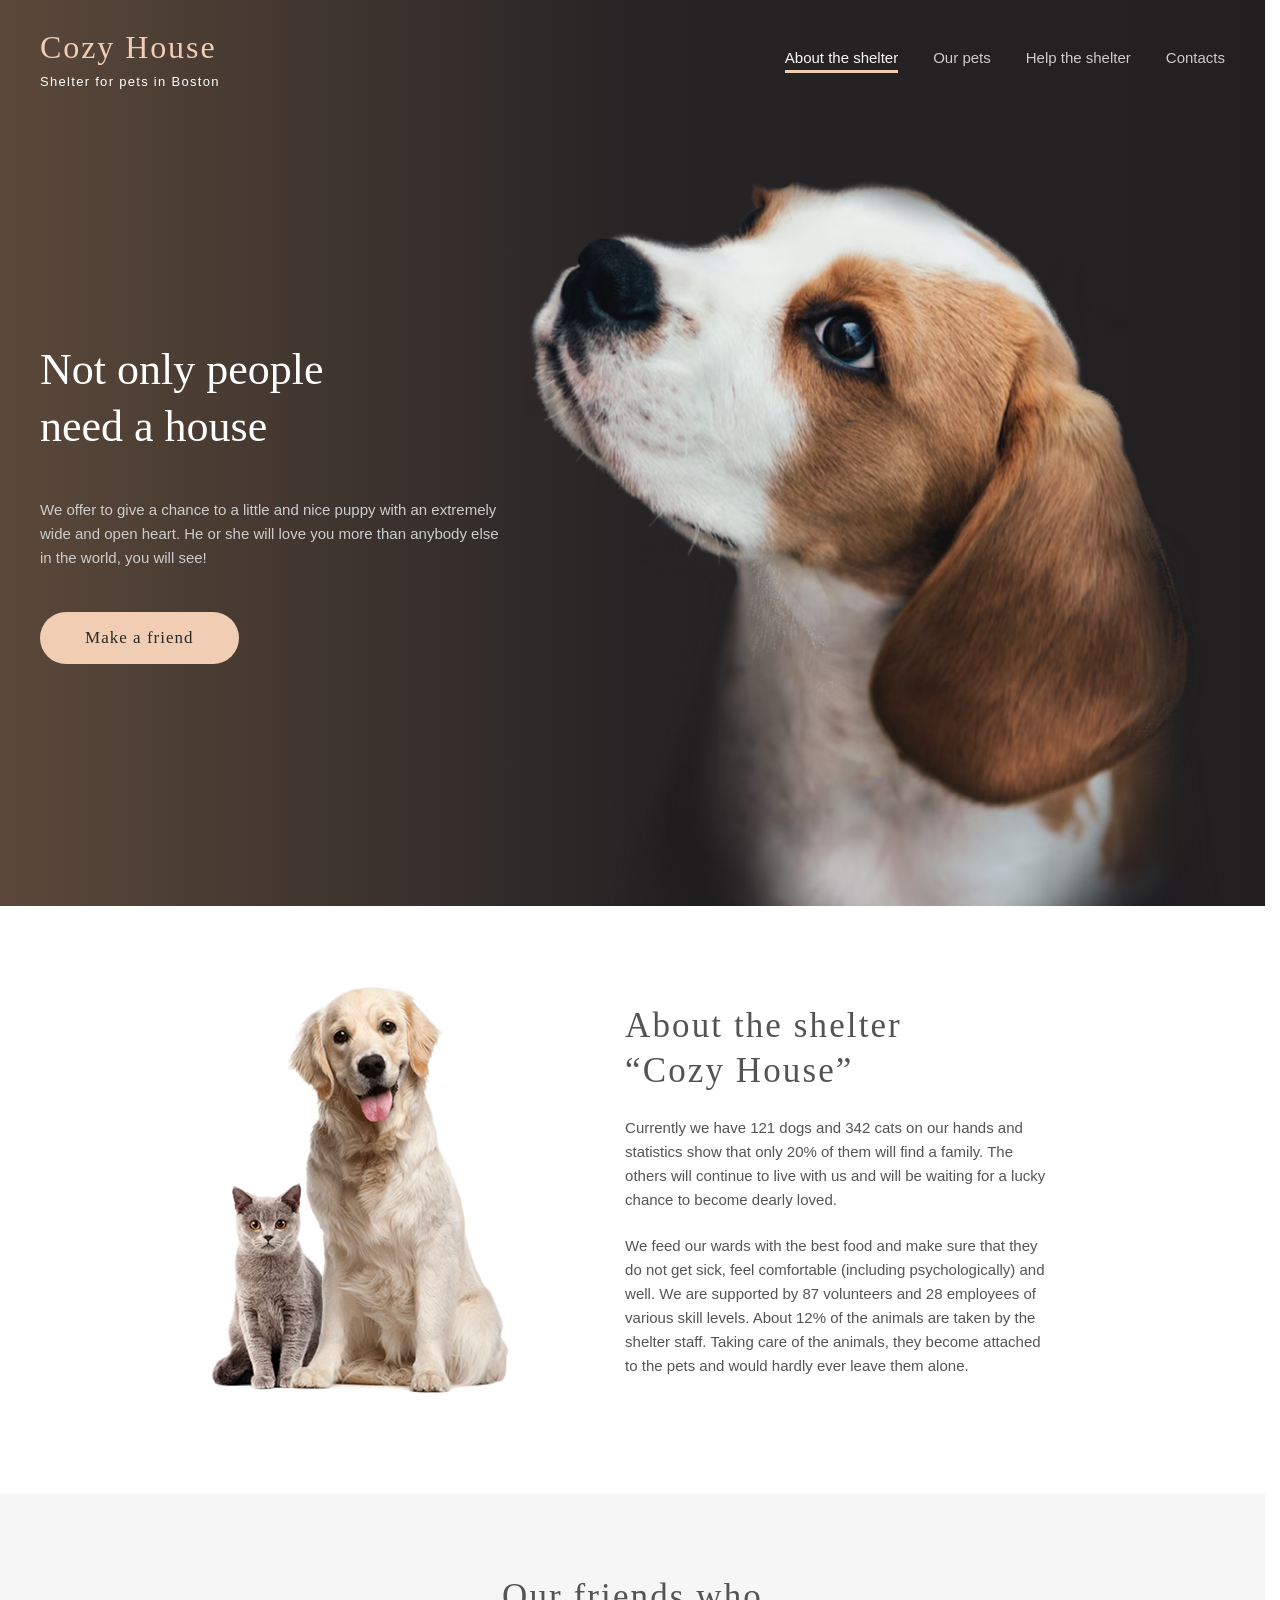
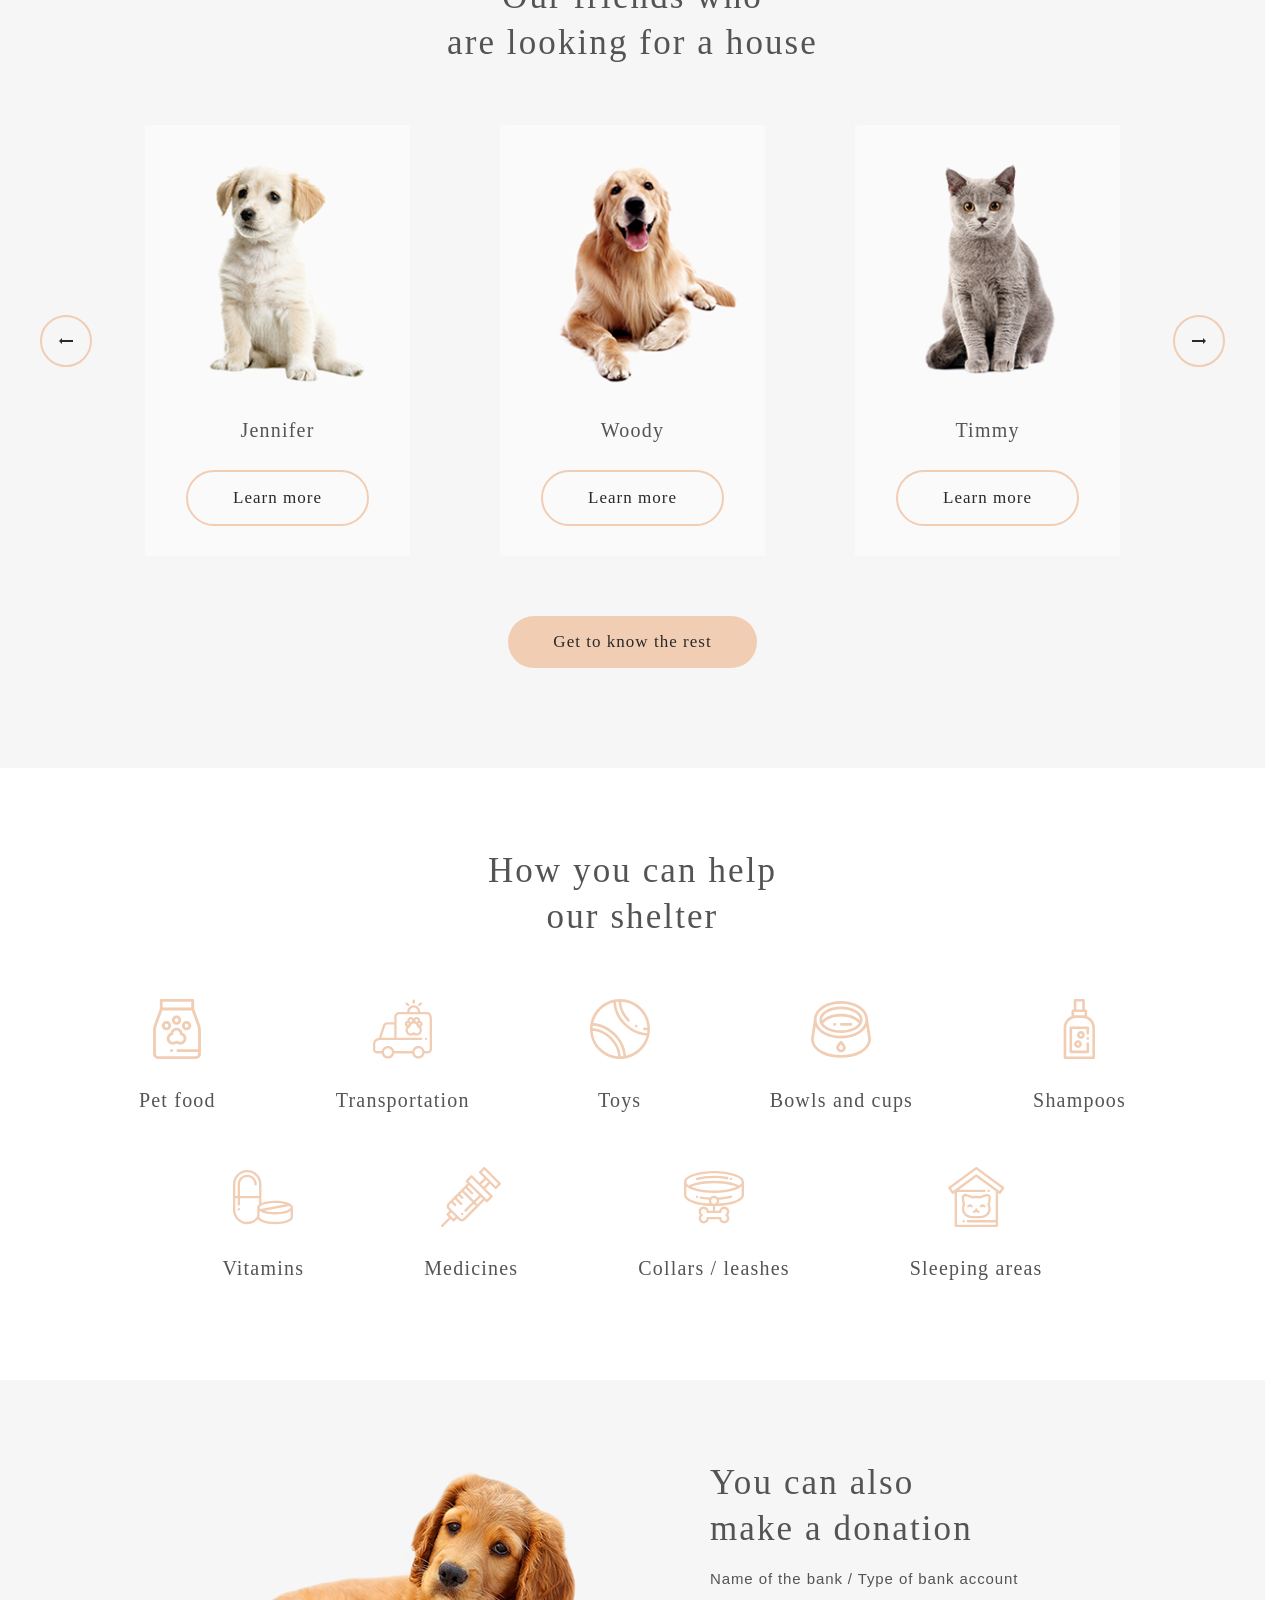
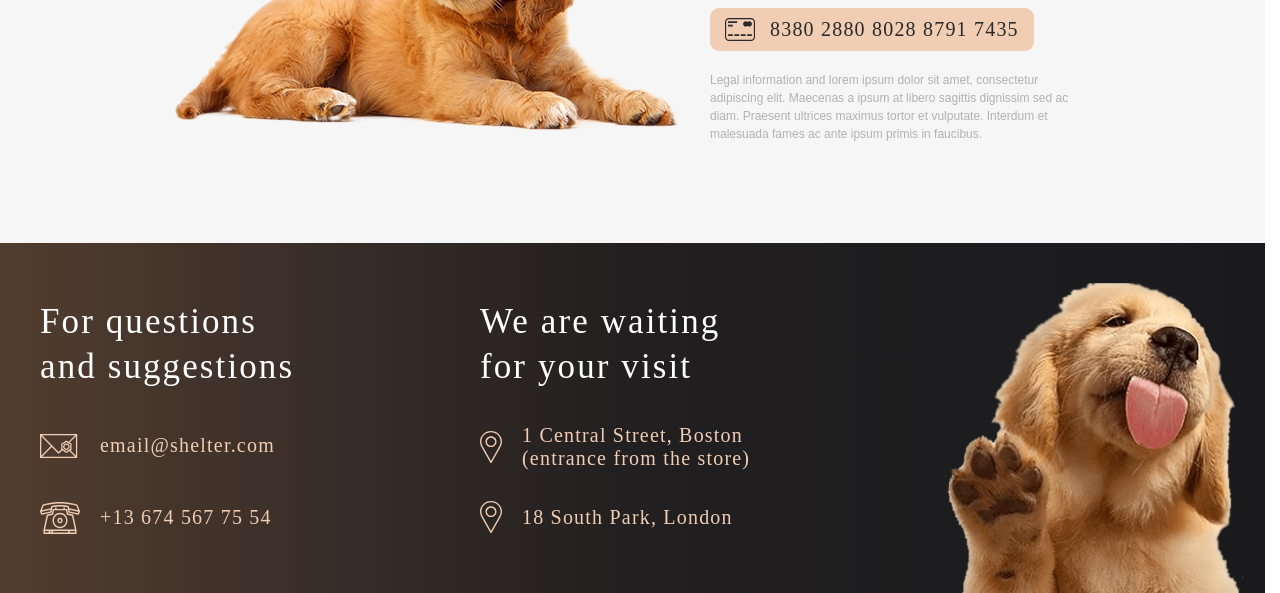
<file: index.html>
<!DOCTYPE html>
<html lang="en" dir="ltr">
<head>
    <meta charset="UTF-8">
    <meta name="viewport" content="width=device-width, initial-scale=1.0">
    <title>Shelter - Animal Shelter</title>
    <meta name="description" content="Animal shelter helping pets find loving homes. View our dogs, cats, and other animals ready for adoption. Visit us or donate to support our cause.">

    <!-- Favicons -->
    <link rel="icon" type="image/png" href="./assets/favicon/favicon-96x96.png" sizes="96x96">
    <link rel="icon" type="image/svg+xml" href="./assets/favicon/favicon.svg">
    <link rel="shortcut icon" href="./assets/favicon/favicon.ico">
    <link rel="apple-touch-icon" sizes="180x180" href="./assets/favicon/apple-touch-icon.png">
    <meta name="apple-mobile-web-app-title" content="Shelter">
<!--    <link rel="manifest" href="./assets/favicon/site.webmanifest">-->
    <link rel="preload" href="./data/pets.json" as="fetch" crossorigin="anonymous">
    <link rel="stylesheet" href="./css/styles.css">
    <script type="module" src="./js/main.js" defer></script>
</head>
<body class="page">
<!-- ======== HEADER BEGIN ======== -->
<header class="header gradient--primary ">
    <div class="header__container">
        <div>
            <a href="./">
                <h1 class="header__title">Cozy House</h1>
                <p class="header__subtitle">Shelter for pets in Boston</p>
            </a>
        </div>

        <!-- Burger menu -->
        <button class="hamburger"
                aria-label="Toggle navigation menu"
                aria-expanded="false"
                aria-controls="primary-navigation">
            <span class="hamburger-box">
                <span class="hamburger-inner"></span>
             </span>
        </button>

        <!-- Navigation-->
        <nav id="primary-navigation" class="header__nav">
            <a href="#about" aria-current="page">About the shelter</a>
            <a href="pets.html">Our pets</a>
            <a href="#help">Help the shelter</a>
            <a href="#contacts">Contacts</a>
        </nav>
    </div>
</header>
<!-- ======== HEADER END ======== -->

<!-- ======== MAIN CONTENT BEGIN ======== -->
<main>
    <!-- ======== HERO CONTENT START ======== -->
    <section class="hero gradient--primary">
        <div class="hero__container container ">
            <div class="hero__content">
                <h2 class="hero__title">Not only people need a house</h2>
                <p class="hero__subtitle">We offer to give a chance to a little and nice puppy with an extremely wide and open heart. He or she will love you more than anybody else in the world, you will see!</p>
                <a href="#pets" class="hero__button">Make a friend</a>
            </div>
            
            <div class="hero__img">
                <picture>
                   <source
                            type="image/avif"
                            srcset="
                ./assets/images/hero/start-screen-puppy-320.avif   320w,
                ./assets/images/hero/start-screen-puppy-640.avif   640w,
                ./assets/images/hero/start-screen-puppy-800.avif   800w,
                ./assets/images/hero/start-screen-puppy-1200.avif 1200w,
                ./assets/images/hero/start-screen-puppy-1600.avif 1600w,
                ./assets/images/hero/start-screen-puppy-2000.avif 2000w
            "
                            sizes="(max-width: 768px) 100vw, (max-width: 1200px) 50vw, 698px"
                    >
                    
                    <source
                            type="image/webp"
                            srcset="
                ./assets/images/hero/start-screen-puppy-320.webp   320w,
                ./assets/images/hero/start-screen-puppy-640.webp   640w,
                ./assets/images/hero/start-screen-puppy-800.webp   800w,
                ./assets/images/hero/start-screen-puppy-1200.webp 1200w,
                ./assets/images/hero/start-screen-puppy-1600.webp 1600w,
                ./assets/images/hero/start-screen-puppy-2000.webp 2000w
            "
                            sizes="(max-width: 768px) 100vw, (max-width: 1200px) 50vw, 698px"
                    >
                    
                    <img
                            src="./assets/images/hero/start-screen-puppy-1200.jpg"
                            srcset="
                ./assets/images/hero/start-screen-puppy-320.jpg   320w,
                ./assets/images/hero/start-screen-puppy-640.jpg   640w,
                ./assets/images/hero/start-screen-puppy-800.jpg   800w,
                ./assets/images/hero/start-screen-puppy-1200.jpg 1200w
            "
                            sizes="(max-width: 768px) 100vw, (max-width: 1200px) 50vw, 698px"
                            alt=""
                            width="698"
                            height="728"
                            loading="eager"
                            fetchpriority="high"
                            decoding="async"
                    > 
                </picture>
            </div>
        </div>
    </section>
    <!-- ======== HERO CONTENT END ======== -->

    <!-- ======== ABOUT CONTENT START ======== -->
    <section id="about" class="about">
        <div class="about__container container">
            <picture>
                <source
                        type="image/avif"
                        srcset="
            ./assets/images/about/about-pets-200.avif 200w,
            ./assets/images/about/about-pets-250.avif 250w,
            ./assets/images/about/about-pets-300.avif 300w,
            ./assets/images/about/about-pets-600.avif 600w
        "
                        sizes="(max-width: 480px) 200px, (max-width: 768px) 250px, 300px"
                >
                <source
                        type="image/webp"
                        srcset="
            ./assets/images/about/about-pets-200.webp 200w,
            ./assets/images/about/about-pets-250.webp 250w,
            ./assets/images/about/about-pets-300.webp 300w,
            ./assets/images/about/about-pets-600.webp 600w
        "
                        sizes="(max-width: 480px) 200px, (max-width: 768px) 250px, 300px"
                >
                <img
                        src="./assets/images/about/about-pets-300.jpg"
                        srcset="
            ./assets/images/about/about-pets-200.jpg 200w,
            ./assets/images/about/about-pets-250.jpg 250w,
            ./assets/images/about/about-pets-300.jpg 300w,
            ./assets/images/about/about-pets-600.jpg 600w
        "
                        sizes="(max-width: 480px) 200px, (max-width: 768px) 250px, 300px"
                        alt="A friendly puppy looking for a home"
                        width="300"
                        height="408"
                        loading="lazy"
                        decoding="async"
                >
            </picture>

            <div class="about__content">
                <h3 class="about__title">About the shelter
                    “Cozy House”</h3>
                <p class="about__text">Currently we have 121 dogs and 342 cats on our hands and statistics show that
                    only 20% of them will find
                    a family. The others will continue to live with us and will be waiting for a lucky chance to become
                    dearly loved.</p>
                <p class="about__text">We feed our wards with the best food and make sure that they do not get sick,
                    feel comfortable (including
                    psychologically) and well. We are supported by 87 volunteers and 28 employees of various skill
                    levels.
                    About 12% of the animals are taken by the shelter staff. Taking care of the animals, they become
                    attached to the pets and would hardly ever leave them alone.</p>
            </div>
        </div>

    </section>
    <!-- ======== ABOUT CONTENT END ======== -->

    <!-- ======== PETS CONTENT START ======== -->
    <section id="pets" class="pets">
        <div class="pets__container container">
            <h3 class="pets__title">Our friends who <br> are looking for a house</h3>

            <!-- PETS CARD START-->
            <div class="pets__content">
                <button class="arrow-btn" aria-label="Prev slide">
                    <svg class="icon" aria-hidden="true" width="14" height="6">
                        <use href="./assets/icons/sprite.svg#arrow"></use>
                    </svg>
                </button>

                <div class="pets__grid"></div>

                <button class="arrow-btn" aria-label="Next slide">
                    <svg class="icon icon--arrow-right" width="14" height="6" aria-hidden="true">
                        <use href="./assets/icons/sprite.svg#arrow"></use>
                    </svg>
                </button>
            </div>
            <!-- PETS CARD END-->
            
            <a href="pets.html" class="pets__button">Get to know the rest</a>
        </div>
    </section>
    <!-- ======== PETS CONTENT END ======== -->

    <!-- ======== HELP CONTENT START ======== -->
    <section id="help" class="help">
        <div class="help__container container">
            <h3 class="help__title">How you can help <br>
                our shelter</h3>
            <div class="help__grid">
                <div class="help__item">
                    <svg class="icon" aria-hidden="true" width="60" height="60">
                        <use href="./assets/icons/sprite.svg#petFood"></use>
                    </svg>
                    <h4 class="help__item-text">Pet food</h4>
                </div>
                <div class="help__item">
                    <svg class="icon" aria-hidden="true" width="60" height="60">
                        <use href="./assets/icons/sprite.svg#transportation"></use>
                    </svg>
                    <h4 class="help__item-text">Transportation</h4>
                </div>
                <div class="help__item">
                    <svg class="icon" aria-hidden="true" width="60" height="60">
                        <use href="./assets/icons/sprite.svg#toys"></use>
                    </svg>
                    <h4 class="help__item-text">Toys</h4>
                </div>
                <div class="help__item">
                    <svg class="icon" aria-hidden="true" width="60" height="60">
                        <use href="./assets/icons/sprite.svg#bowlsCups"></use>
                    </svg>
                    <h4 class="help__item-text">Bowls and cups</h4>
                </div>
                <div class="help__item">
                    <svg class="icon" aria-hidden="true" width="60" height="60">
                        <use href="./assets/icons/sprite.svg#shampoos"></use>
                    </svg>
                    <h4 class="help__item-text">Shampoos</h4>
                </div>
                <div class="help__item">
                    <svg class="icon" aria-hidden="true" width="60" height="60">
                        <use href="./assets/icons/sprite.svg#vitamins"></use>
                    </svg>
                    <h4 class="help__item-text">Vitamins</h4>
                </div>
                <div class="help__item">
                    <svg class="icon" aria-hidden="true" width="60" height="60">
                        <use href="./assets/icons/sprite.svg#medicines"></use>
                    </svg>
                    <h4 class="help__item-text">Medicines</h4>
                </div>
                <div class="help__item">
                    <svg class="icon" aria-hidden="true" width="60" height="60">
                        <use href="./assets/icons/sprite.svg#collarsLeashes"></use>
                    </svg>
                    <h4 class="help__item-text">Collars / leashes</h4>
                </div>
                <div class="help__item">
                    <svg class="icon" aria-hidden="true" width="60" height="60">
                        <use href="./assets/icons/sprite.svg#sleepingArea"></use>
                    </svg>
                    <h4 class="help__item-text">Sleeping areas</h4>
                </div>
            </div>
        </div>
    </section>
    <!-- ======== HELP CONTENT END ======== -->

    <!-- ======== DONATION CONTENT START ======== -->
    <section class="donation">
        <div class="donation__container container">
            <div class="donation__image">
                <img src="./assets/images/donations/donation-dog.png"
                     alt="A dog waiting for your donation"
                     width="505"
                     height="261"
                     loading="lazy"
                     decoding="async">
            </div>

            <div class="donation__content">
                <h3 class="donation__title">You can also <br> make a donation</h3>

                <p class="donation__bank">Name of the bank / Type of bank account</p>

                <a href="#" class="donation__card">
                    <svg class="donation__icon" width="30" height="23" aria-hidden="true">
                        <use href="./assets/icons/sprite.svg#creditCard"></use>
                    </svg>
                    <span class="donation__number">8380 2880 8028 8791 7435</span>
                </a>

                <p class="donation__legal">
                    Legal information and lorem ipsum dolor sit amet, consectetur adipiscing elit.
                    Maecenas a ipsum at libero sagittis dignissim sed ac diam.
                    Praesent ultrices maximus tortor et vulputate.
                    Interdum et malesuada fames ac ante ipsum primis in faucibus.
                </p>
            </div>
        </div>
    </section>
    <!-- ======== DONATION CONTENT END ======== -->
</main>
<!-- ======== MAIN CONTENT END ======== -->

<!-- ======== FOOTER START ======== -->
<footer id="contacts" class="footer gradient--footer">
    <div class="footer__container container">
        <!-- COLUMN 1: QUESTION AND OFFERS START -->
        <div class="footer__column">
            <h3 class="footer__title">For questions and suggestions</h3>
            <ul class="footer__contact-list">
                <li class="footer__contact-item">
                    <svg class="footer__icon" width="40" height="32" aria-hidden="true" focusable="false">
                        <use href="./assets/icons/sprite.svg#email"></use>
                    </svg>
                    <a href="mailto:email@shelter.com" class="footer__link">email@shelter.com</a>
                </li>
                <li class="footer__contact-item">
                    <svg class="footer__icon" width="40" height="32" aria-hidden="true" focusable="false">
                        <use href="./assets/icons/sprite.svg#phone"></use>
                    </svg>
                    <a href="tel:+136745677554" class="footer__link">+13 674 567 75 54</a>
                </li>
            </ul>
        </div>
        <!-- COLUMN 1: QUESTION AND OFFERS END -->
        
        <!-- COLUMN 2: ADDRESS START -->
        <div class="footer__column">
            <h3 class="footer__title">We are waiting for your visit</h3>
            <ul class="footer__contact-list">
                <li class="footer__contact-item">
                    <svg class="footer__icon" width="22" height="32" aria-hidden="true" focusable="false">
                        <use href="./assets/icons/sprite.svg#pin"></use>
                    </svg>
                    <address class="footer__address">
                        <a href="https://maps.google.com/?q=1+Central+Street+Boston" target="_blank"
                           rel="noopener noreferrer">
                            1 Central Street, Boston <br> (entrance from the store)
                        </a>
                    </address>
                </li>
                <li class="footer__contact-item">
                    <svg class="footer__icon" width="22" height="32" aria-hidden="true" focusable="false">
                        <use href="./assets/icons/sprite.svg#pin"></use>
                    </svg>
                    <address class="footer__address">
                        <a href="https://maps.google.com/?q=18+South+Park+London" target="_blank"
                           rel="noopener noreferrer">
                            18 South Park, London
                        </a>
                    </address>
                </li>
            </ul>
        </div>
        <!-- COLUMN 2: ADDRESS END -->
        
        <!-- COLUMN 3: IMAGE START -->
        <div class="footer__image">
            <img src="./assets/images/footer/footer-puppy.png"
                 alt="A cute puppy"
                 width="300"
                 height="310"
                 loading="lazy"
                 decoding="async">
        </div>
        <!-- COLUMN 3: IMAGE END -->
    </div>
</footer>
<!-- ======== FOOTER END ======== -->

<!-- ======== POPUP START ======== -->
<dialog id="pet-popup" class="popup">
    <button class="popup__close" aria-label="Close popup">✕</button>
    <div class="popup__container">
    </div>
</dialog>
<!-- ======== POPUP END ======== -->
</body>
</html>
</file>
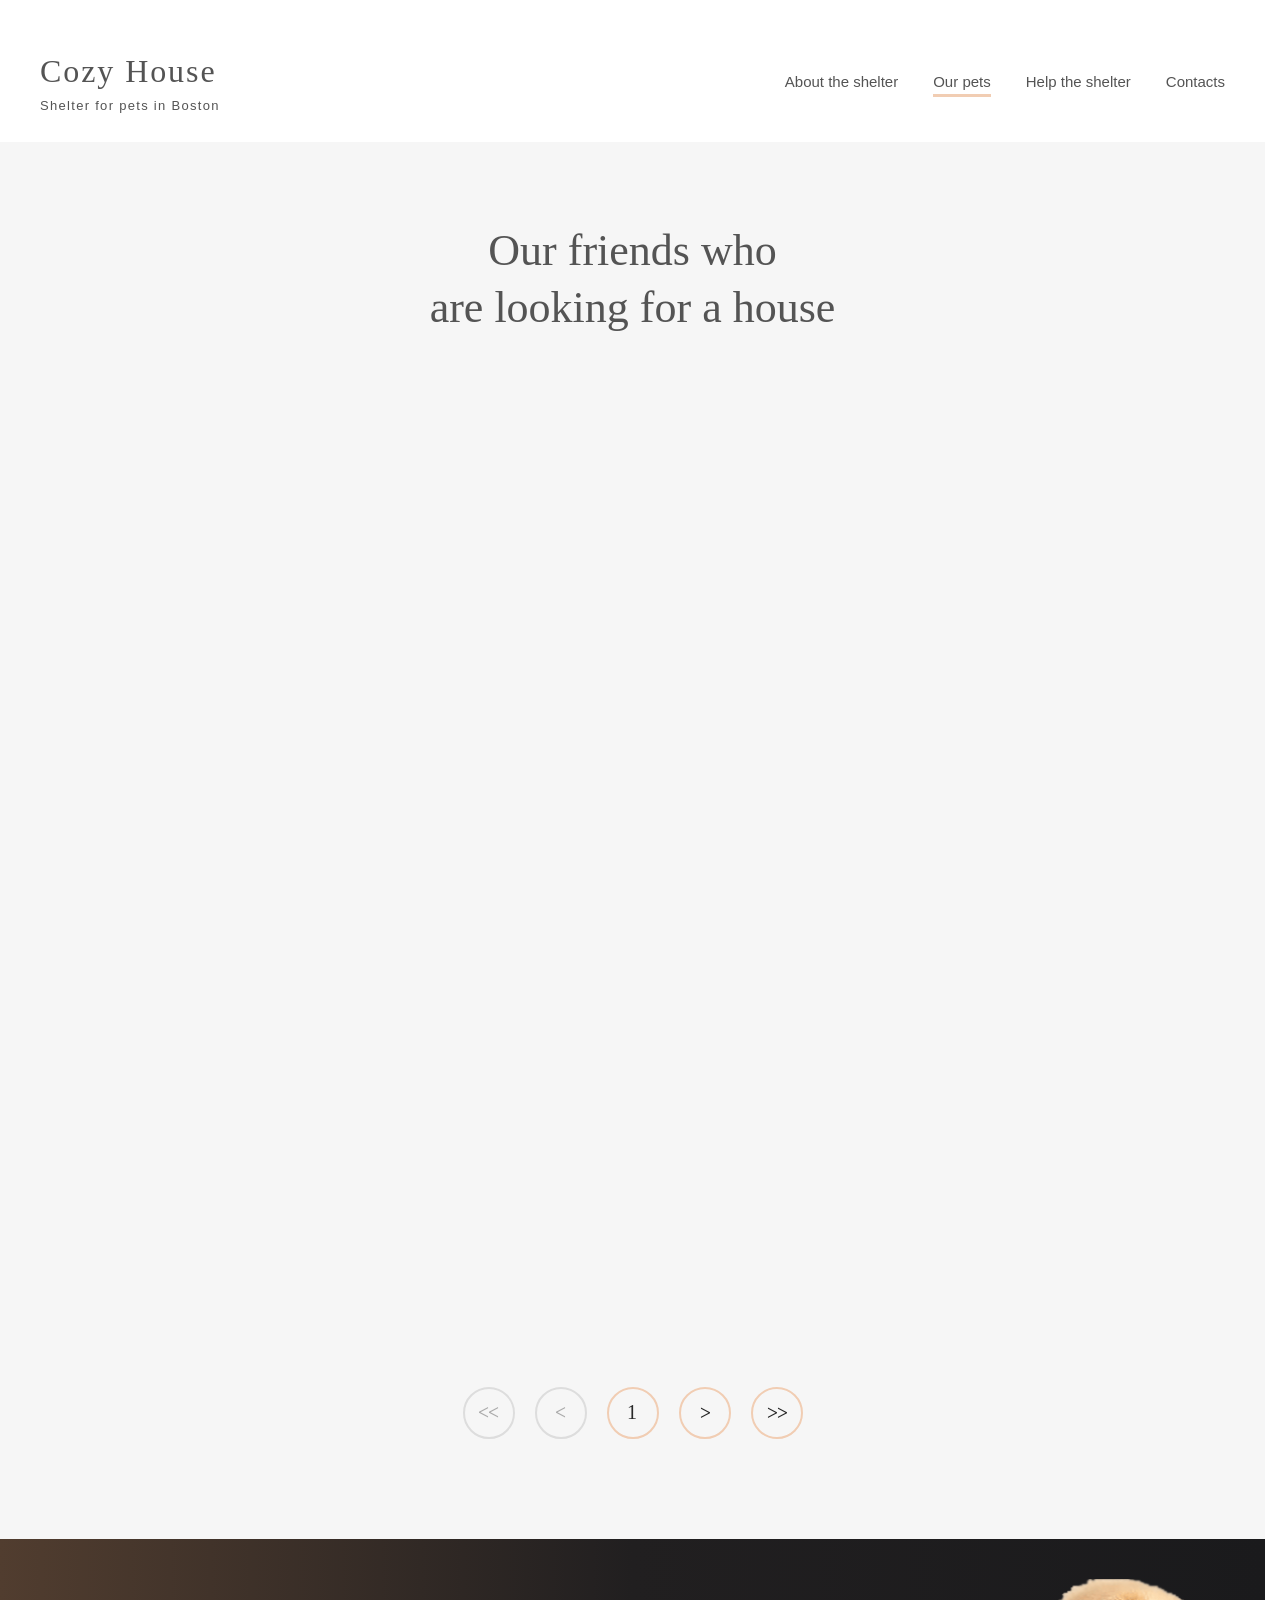
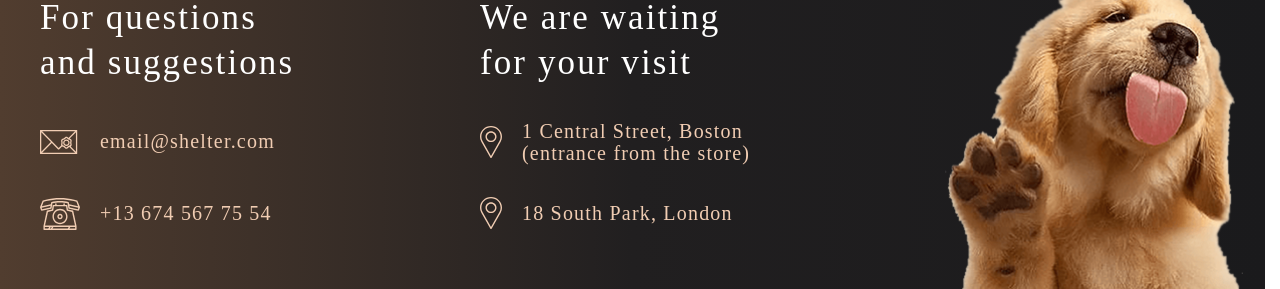
<file: pets.html>
<!DOCTYPE html>
<html lang="en" dir="ltr">
<head>
    <meta charset="UTF-8">
    <meta name="viewport" content="width=device-width, initial-scale=1.0">
    <title>Shelter - Our Pets</title>
    <meta name="description" content="Browse our pets available for adoption at the animal shelter. Meet our dogs, cats, and other animals searching for their forever home.">
    <link rel="stylesheet" href="./css/styles.css">

    <!-- Favicons -->
    <link rel="icon" type="image/png" href="./assets/favicon/favicon-96x96.png" sizes="96x96">
    <link rel="icon" type="image/svg+xml" href="./assets/favicon/favicon.svg">
    <link rel="shortcut icon" href="./assets/favicon/favicon.ico">
    <link rel="apple-touch-icon" sizes="180x180" href="./assets/favicon/apple-touch-icon.png">
    <meta name="apple-mobile-web-app-title" content="Shelter">
    <!--    <link rel="manifest" href="./assets/favicon/site.webmanifest">-->
    <script type="module" src="./js/main.js" defer></script>
</head>
<body class="page">

<!-- ======== HEADER BEGIN ======== -->q
<header class="header header--light">
    <div class="header__container header--padding">
        <div>
            <a href="./">
                <h1 class="header__title">Cozy House</h1>
                <p class="header__subtitle">Shelter for pets in Boston</p>
            </a>
        </div>

        <!-- Burger menu -->
        <button class="hamburger"
                aria-label="Toggle navigation menu"
                aria-expanded="false"
                aria-controls="primary-navigation">
            <span class="hamburger-box">
                <span class="hamburger-inner"></span>
             </span>
        </button>

        <!-- Navigation-->
        <nav id="primary-navigation" class="header__nav">
            <a href="index.html#about">About the shelter</a>
            <a href="pets.html" aria-current="page">Our pets</a>
            <a href="index.html#help">Help the shelter</a>
            <a href="index.html#contacts">Contacts</a>
        </nav>
    </div>
</header>
<!-- ======== HEADER END ======== -->

<main>
    <!-- ======== PETS CONTENT START ======== -->
    <section class="pets">
        <div class="pets__container container">
            <h2 class="pets__title pets__title--dark">Our friends who <br> are looking for a house</h2>

            <div class="pets__content">
                <div class="page-pets__grid ">
                </div>
            </div>

            <div class="pets__pagination">
                <!-- button pagination left (double arrow) -->
                <button class="arrow-btn" type="button" disabled aria-label="First page">
                    <svg class="icon" width="10" height="11" aria-hidden="true">
                        <use href="./assets/icons/sprite.svg#arrow2"></use>
                    </svg>
                    <svg class="icon" width="10" height="11" aria-hidden="true">
                        <use href="./assets/icons/sprite.svg#arrow2"></use>
                    </svg>
                </button>

                <!-- button pagination left (one arrow) -->
                <button class="arrow-btn" type="button" disabled aria-label="Previous page">
                    <svg class="icon" width="10" height="11" aria-hidden="true">
                        <use href="./assets/icons/sprite.svg#arrow2"></use>
                    </svg>
                </button>

                <!-- button pagination number -->
                <button class="arrow-btn pets__pagination--text" type="button" aria-label="Page 1">1</button>

                <!-- button pagination right (first arrow) -->
                <button class="arrow-btn" type="button" aria-label="Next page">
                    <svg class="icon icon--arrow-right" width="10" height="11" aria-hidden="true">
                        <use href="./assets/icons/sprite.svg#arrow2"></use>
                    </svg>
                </button>

                <!-- button pagination right (double arrow) -->
                <button class="arrow-btn" type="button" aria-label="Last page">
                    <svg class="icon icon--arrow-right" width="10" height="11" aria-hidden="true">
                        <use href="./assets/icons/sprite.svg#arrow2"></use>
                    </svg>
                    <svg class="icon icon--arrow-right" width="10" height="11" aria-hidden="true">
                        <use href="./assets/icons/sprite.svg#arrow2"></use>
                    </svg>
                </button>
            </div>
        </div>
    </section>
    <!-- ======== PETS CONTENT END ======== -->
</main>

<!-- ======== FOOTER START ======== -->
<footer id="contacts" class="footer gradient--footer">
    <div class="footer__container container">
        <!-- COLUMN 1: QUESTION AND OFFERS START -->
        <div class="footer__column">
            <h3 class="footer__title">For questions <br> and suggestions</h3>
            <ul class="footer__contact-list">
                <li class="footer__contact-item">
                    <svg class="footer__icon" width="40" height="32" aria-hidden="true" focusable="false">
                        <use href="./assets/icons/sprite.svg#email"></use>
                    </svg>
                    <a href="mailto:email@shelter.com" class="footer__link">email@shelter.com</a>
                </li>
                <li class="footer__contact-item">
                    <svg class="footer__icon" width="40" height="32" aria-hidden="true" focusable="false">
                        <use href="./assets/icons/sprite.svg#phone"></use>
                    </svg>
                    <a href="tel:+136745677554" class="footer__link">+13 674 567 75 54</a>
                </li>
            </ul>
        </div>
        <!-- COLUMN 1: QUESTION AND OFFERS END -->

        <!-- COLUMN 2: ADDRESS START -->
        <div class="footer__column">
            <h3 class="footer__title">We are waiting <br> for your visit</h3>
            <ul class="footer__contact-list">
                <li class="footer__contact-item">
                    <svg class="footer__icon" width="22" height="32" aria-hidden="true" focusable="false">
                        <use href="./assets/icons/sprite.svg#pin"></use>
                    </svg>
                    <address class="footer__address">
                        <a href="https://maps.google.com/?q=1+Central+Street+Boston" target="_blank"
                           rel="noopener noreferrer">
                            1 Central Street, Boston <br> (entrance from the store)
                        </a>
                    </address>
                </li>
                <li class="footer__contact-item">
                    <svg class="footer__icon" width="22" height="32" aria-hidden="true" focusable="false">
                        <use href="./assets/icons/sprite.svg#pin"></use>
                    </svg>
                    <address class="footer__address">
                        <a href="https://maps.google.com/?q=18+South+Park+London" target="_blank"
                           rel="noopener noreferrer">
                            18 South Park, London
                        </a>
                    </address>
                </li>
            </ul>
        </div>
        <!-- COLUMN 2: ADDRESS END -->

        <!-- COLUMN 3: IMAGE START -->
        <div class="footer__image">
            <img src="./assets/images/footer/footer-puppy.png"
                 alt="A cute puppy"
                 width="300"
                 height="310"
                 loading="lazy"
                 decoding="async">
        </div>
        <!-- COLUMN 3: IMAGE END -->
    </div>
</footer>
<!-- ======== FOOTER END ======== -->

<!-- ======== POPUP START ======== -->
<dialog id="pet-popup" class="popup">
    <button class="popup__close" aria-label="Close popup">✕</button>
    <div class="popup__container">
    </div>
</dialog>
<!-- ======== POPUP END ======== -->
</body>
</html>
</file>
<file: css/styles.css>
@import url('./base/reset.css');
@import url('./base/variables.css');
@import url('./base/typography.css');
@import url('./base/utilities.css');

@import url('./blocks/page.css');
@import url('./blocks/container.css');
@import url('./blocks/gradient.css');

@import url('./blocks/button.css');
@import url('./blocks/popup.css');
@import url('./blocks/icon.css');

@import url('./blocks/header.css');
@import url('./blocks/hero.css');
@import url('./blocks/about.css');
@import url('./blocks/pets.css');
@import url('./blocks/help.css');
@import url('./blocks/donation.css');
@import url('./blocks/footer.css');

@import url('./blocks/page-pets.css');
</file>
